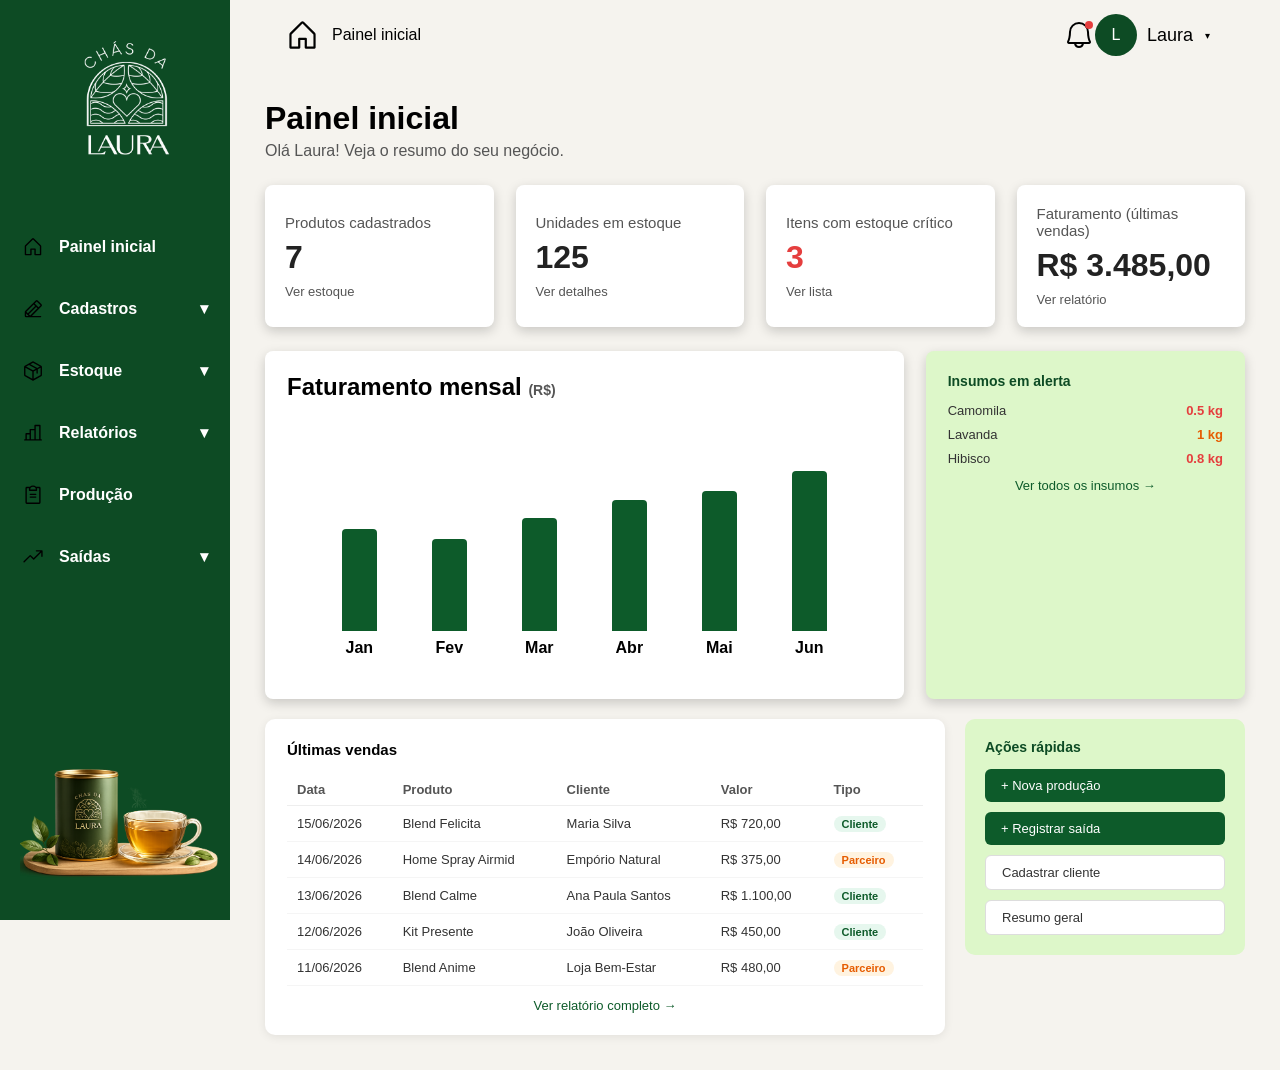
<file: index.html>
<!DOCTYPE html>
<html lang="pt-BR">
<head>
    <meta charset="UTF-8">
    <meta name="viewport" content="width=device-width, initial-scale=1.0">
    <title>Chás da Laura</title>
    <link rel="stylesheet" href="style.css">
</head>
<body>

<header class="topoEstoque">
    <a href="#/" class="paginaPrincipal"></a>
    <span id="breadcrumb" class="LinkEstoque">Painel inicial</span>
    <div class="notificacao" id="btnNotificacao" style="cursor:pointer;position:relative;">
        <i class="sino"></i>
        <span id="badgeNoti" style="position:absolute;top:2px;right:2px;width:8px;height:8px;background:#e53e3e;border-radius:50%;display:block;"></span>
        <div id="dropdownNoti" style="display:none;position:absolute;top:calc(100% + 10px);right:-10px;background:white;border:1px solid #e0e0e0;border-radius:10px;box-shadow:0 8px 24px rgba(0,0,0,0.12);width:300px;z-index:9999;">
            <div style="padding:14px 16px;border-bottom:1px solid #f0f0f0;display:flex;justify-content:space-between;align-items:center;">
                <strong style="font-size:14px;">Notificações</strong>
                <span id="limparNoti" style="font-size:12px;color:#0D5B2A;cursor:pointer;">Marcar todas como lidas</span>
            </div>
            <div id="listaNoti" style="max-height:300px;overflow-y:auto;"></div>
            <div style="padding:12px 16px;border-top:1px solid #f0f0f0;text-align:center;">
                <a href="#/estoque/produtos" style="font-size:12px;color:#0D5B2A;text-decoration:none;" onclick="document.getElementById('dropdownNoti').style.display='none'">Ver estoque completo →</a>
            </div>
        </div>
    </div>
    <div class="PerfilUsuario" id="perfilUsuario" style="cursor:pointer;position:relative;">
        <div class="avatar"><span>L</span></div>
        <span class="nomeUsuario">Laura</span>
        <span style="font-size:10px;margin-left:2px;">&#9662;</span>
        <div id="dropdownPerfil" style="display:none;position:absolute;top:calc(100% + 8px);right:0;background:white;border:1px solid #e0e0e0;border-radius:10px;box-shadow:0 8px 24px rgba(0,0,0,0.12);min-width:200px;z-index:9999;overflow:hidden;">
            <div style="padding:14px 16px;border-bottom:1px solid #f0f0f0;display:flex;align-items:center;gap:10px;">
                <div style="width:38px;height:38px;border-radius:50%;background:#0D4B24;color:white;display:flex;align-items:center;justify-content:center;font-weight:700;font-size:15px;">L</div>
                <div>
                    <div style="font-weight:700;font-size:13px;color:#111;">Laura</div>
                    <div style="font-size:11px;color:#888;">Administradora</div>
                </div>
            </div>
            <div style="padding:6px 0;">
                <a href="#/" style="display:flex;align-items:center;gap:10px;padding:10px 16px;font-size:13px;color:#333;text-decoration:none;" onmouseenter="this.style.background='#f5f5f5'" onmouseleave="this.style.background=''"
                   onclick="document.getElementById('dropdownPerfil').style.display='none'">
                    &#127968; Painel inicial
                </a>
                <button onclick="DB.reset();document.getElementById('dropdownPerfil').style.display='none';"
                    style="width:100%;display:flex;align-items:center;gap:10px;padding:10px 16px;font-size:13px;color:#333;background:none;border:none;cursor:pointer;text-align:left;"
                    onmouseenter="this.style.background='#f5f5f5'" onmouseleave="this.style.background=''">
                    &#128257; Restaurar dados iniciais
                </button>
                <div style="border-top:1px solid #f0f0f0;margin:4px 0;"></div>
                <a href="login.html" style="display:flex;align-items:center;gap:10px;padding:10px 16px;font-size:13px;color:#e53e3e;text-decoration:none;"
                   onmouseenter="this.style.background='#fff5f5'" onmouseleave="this.style.background=''">
                    &#128682; Sair
                </a>
            </div>
        </div>
    </div>
</header>

<aside class="menuLateral">
    <div class="logoMenuLateral">
        <img src="Imagens/Logo.png" alt="Logo Chás da Laura">
    </div>
    <nav class="menu">
        <ul>
            <li>
                <a href="#/" class="itemMenu">
                    <img src="Imagens/casa.svg" class="iconeMenu" alt="">
                    <span class="tituloMenu">Painel inicial</span>
                </a>
            </li>
            <li>
                <details data-group="cadastros">
                    <summary class="itemMenu">
                        <img src="Imagens/lapiz.svg" class="iconeMenu" alt="">
                        <span class="tituloMenu">Cadastros</span>
                        <span class="iconeSeta">&#9662;</span>
                    </summary>
                    <ul class="subMenu">
                        <li><a href="#/cadastros/clientes">Clientes</a></li>
                        <li><a href="#/cadastros/fornecedores">Fornecedores</a></li>
                        <li><a href="#/cadastros/insumos">Insumos</a></li>
                        <li><a href="#/cadastros/produtos">Produtos</a></li>
                        <li><a href="#/cadastros/receitas">Receitas</a></li>
                        <li><a href="#/cadastros/parceiros">Parceiros</a></li>
                    </ul>
                </details>
            </li>
            <li>
                <details data-group="estoque">
                    <summary class="itemMenu">
                        <img src="Imagens/caixa.svg" class="iconeMenu" alt="">
                        <span class="tituloMenu">Estoque</span>
                        <span class="iconeSeta">&#9662;</span>
                    </summary>
                    <ul class="subMenu">
                        <li><a href="#/estoque/produtos">Produtos</a></li>
                        <li><a href="#/estoque/insumos">Insumos</a></li>
                    </ul>
                </details>
            </li>
            <li>
                <details data-group="relatorios">
                    <summary class="itemMenu">
                        <img src="Imagens/grafico.svg" class="iconeMenu" alt="">
                        <span class="tituloMenu">Relatórios</span>
                        <span class="iconeSeta">&#9662;</span>
                    </summary>
                    <ul class="subMenu">
                        <li><a href="#/relatorios/hub">Início</a></li>
                        <li><a href="#/relatorios/vendas">Vendas</a></li>
                        <li><a href="#/relatorios/financas">Finanças</a></li>
                        <li><a href="#/relatorios/margem">Margem de Lucro</a></li>
                        <li><a href="#/relatorios/clientes">Clientes</a></li>
                        <li><a href="#/relatorios/estoque">Estoque</a></li>
                        <li><a href="#/relatorios/receitas">Receitas</a></li>
                        <li><a href="#/relatorios/producao">Produção</a></li>
                        <li><a href="#/relatorios/resumo">Resumo Geral</a></li>
                        <li><a href="#/relatorios/fornecedores">Fornecedores</a></li>
                    </ul>
                </details>
            </li>
            <li>
                <a href="#/producao" class="itemMenu">
                    <img src="Imagens/prancheta.svg" class="iconeMenu" alt="">
                    <span class="tituloMenu">Produção</span>
                </a>
            </li>
            <li>
                <details data-group="saidas">
                    <summary class="itemMenu">
                        <img src="Imagens/setaCima.svg" class="iconeMenu" alt="">
                        <span class="tituloMenu">Saídas</span>
                        <span class="iconeSeta">&#9662;</span>
                    </summary>
                    <ul class="subMenu">
                        <li><a href="#/saidas/clientes">Clientes</a></li>
                        <li><a href="#/saidas/parceiros">Parceiros</a></li>
                    </ul>
                </details>
            </li>
        </ul>
    </nav>
    <img src="Imagens/ChaImagemMenu.png" class="imagemCha" alt="Chá da Laura">
</aside>

<main id="app" class="conteudoPrincipal">
    <div style="display:flex;align-items:center;justify-content:center;height:60vh;color:#aaa;">
        <p>Carregando...</p>
    </div>
</main>

<div class="fundoModal" id="modalGlobal" style="display:none; justify-content:center; align-items:center;">
    <div id="modalConteudo" class="modalExcluir"></div>
</div>

<script src="app.js"></script>
<script src="pages/dashboard.js"></script>
<script src="pages/cadastros.js"></script>
<script src="pages/estoque.js"></script>
<script src="pages/relatorios.js"></script>
<script src="pages/producao.js"></script>
<script src="pages/saidas.js"></script>
<script src="script.js"></script>
<script>
    /* ---- dropdown perfil ---- */
    document.getElementById('perfilUsuario').addEventListener('click', function(e) {
        e.stopPropagation();
        document.getElementById('dropdownNoti').style.display = 'none';
        const d = document.getElementById('dropdownPerfil');
        d.style.display = d.style.display === 'none' ? 'block' : 'none';
    });

    /* ---- dropdown notificações ---- */
    function gerarNotificacoes() {
        const alertas = [];
        DB.produtos.forEach(p => {
            if (p.status === 'zerado')  alertas.push({ icon:'🔴', texto: `<strong>${p.nome}</strong> está sem estoque`, sub: 'Produto · Zerado' });
            else if (p.status === 'baixo') alertas.push({ icon:'🟠', texto: `<strong>${p.nome}</strong> com estoque baixo`, sub: `Produto · ${p.estoque} ${p.unidade}` });
        });
        DB.insumos.forEach(i => {
            if (i.status === 'crítico') alertas.push({ icon:'🔴', texto: `<strong>${i.nome}</strong> em nível crítico`, sub: `Insumo · ${i.estoque} ${i.unidade}` });
            else if (i.status === 'baixo') alertas.push({ icon:'🟠', texto: `<strong>${i.nome}</strong> com estoque baixo`, sub: `Insumo · ${i.estoque} ${i.unidade}` });
        });
        return alertas;
    }

    function renderNoti() {
        const lista = document.getElementById('listaNoti');
        const badge = document.getElementById('badgeNoti');
        const alertas = gerarNotificacoes();
        badge.style.display = alertas.length ? 'block' : 'none';
        if (!alertas.length) {
            lista.innerHTML = '<div style="padding:24px 16px;text-align:center;color:#aaa;font-size:13px;">Sem notificações pendentes ✓</div>';
            return;
        }
        lista.innerHTML = alertas.map(a => `
            <div style="padding:12px 16px;border-bottom:1px solid #f9f9f9;display:flex;gap:10px;align-items:flex-start;">
                <span style="font-size:16px;margin-top:1px;">${a.icon}</span>
                <div>
                    <div style="font-size:13px;color:#222;">${a.texto}</div>
                    <div style="font-size:11px;color:#aaa;margin-top:2px;">${a.sub}</div>
                </div>
            </div>`).join('');
    }

    document.getElementById('btnNotificacao').addEventListener('click', function(e) {
        e.stopPropagation();
        document.getElementById('dropdownPerfil').style.display = 'none';
        const d = document.getElementById('dropdownNoti');
        const abrir = d.style.display === 'none';
        d.style.display = abrir ? 'block' : 'none';
        if (abrir) renderNoti();
    });

    document.getElementById('limparNoti').addEventListener('click', function(e) {
        e.stopPropagation();
        document.getElementById('listaNoti').innerHTML = '<div style="padding:24px 16px;text-align:center;color:#aaa;font-size:13px;">Sem notificações pendentes ✓</div>';
        document.getElementById('badgeNoti').style.display = 'none';
    });

    document.addEventListener('click', function() {
        document.getElementById('dropdownPerfil').style.display = 'none';
        document.getElementById('dropdownNoti').style.display = 'none';
    });
</script>
</body>
</html>
</file>
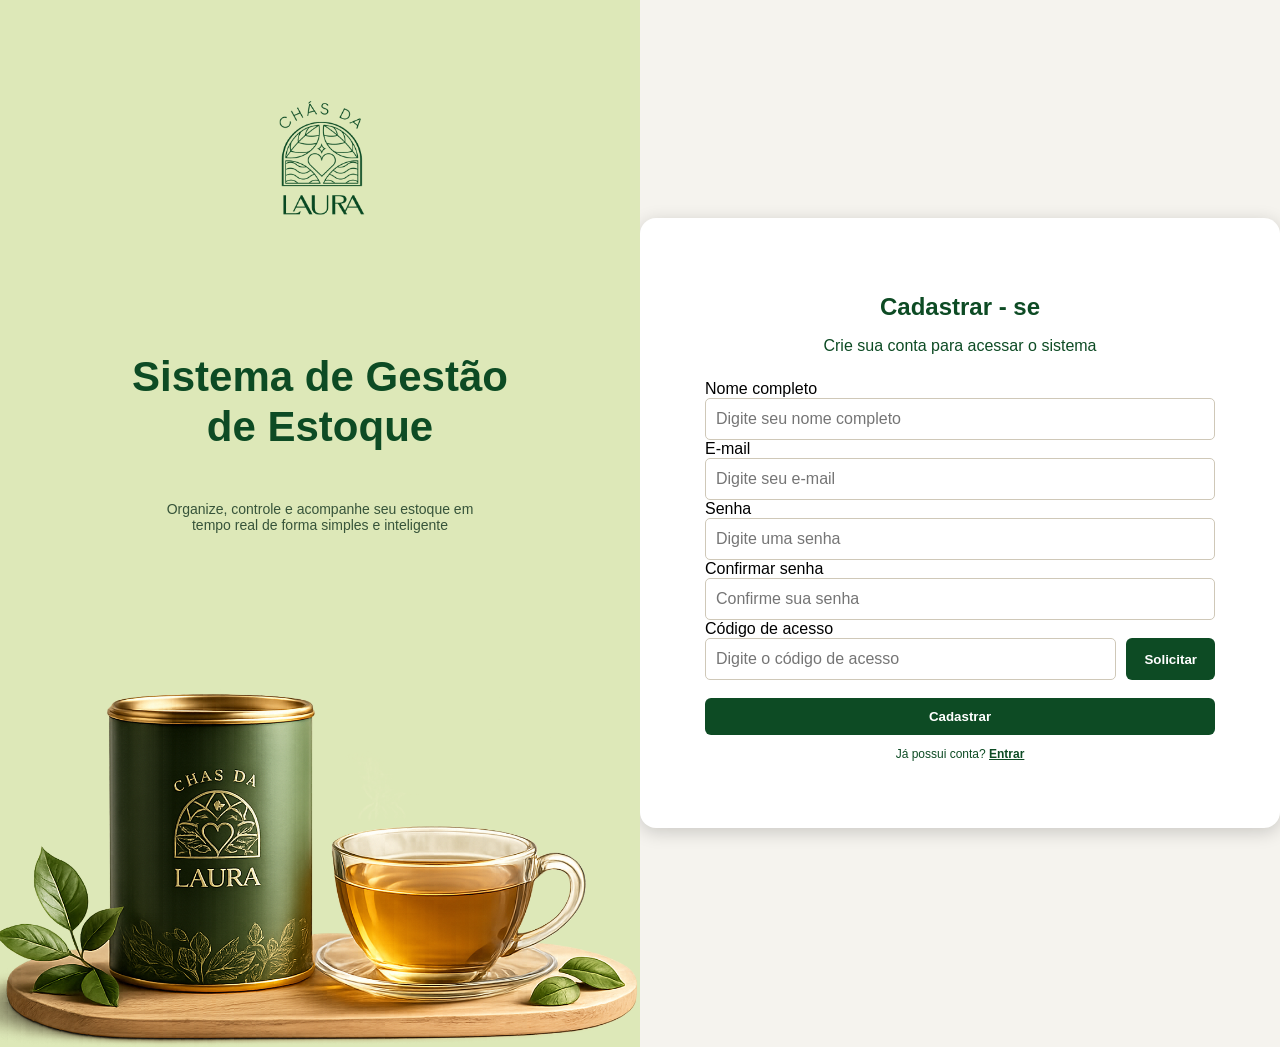
<file: cadastro.html>
<!DOCTYPE html>
<html lang="pt-BR">
<head>
    <meta charset="UTF-8">
    <meta name="viewport" content="width=device-width, initial-scale=1.0">
<link rel="stylesheet" href="style.css">
<title>Cadastrar-se</title>
</head>

<body class="paginaCadastro">

    <section class="ladoCadastroImagem">
        <img src="Imagens/Logo.png" class="logoCadastro" alt="Logo Chás da Laura">

        <h1>Sistema de Gestão<br>de Estoque</h1>

        <p>
            Organize, controle e acompanhe seu estoque em<br>
            tempo real de forma simples e inteligente
        </p>

        <img src="Imagens/ChaImagemMenu.png" class="imagemCadastroCha" alt="Chá da Laura">
    </section>

    <section class="ladoCadastroFormulario">

        <div class="cardCadastro">

            <h2>Cadastrar - se</h2>

            <p>Crie sua conta para acessar o sistema</p>

            <form>

                <label>Nome completo</label>
                <input type="text" placeholder="Digite seu nome completo">

                <label>E-mail</label>
                <input type="email" placeholder="Digite seu e-mail">

                <label>Senha</label>
                <input type="password" placeholder="Digite uma senha">

                <label>Confirmar senha</label>
                <input type="password" placeholder="Confirme sua senha">

                <label>Código de acesso</label>

                <div class="linhaCodigo">
                    <input type="text" placeholder="Digite o código de acesso">
                    <button type="button" class="botaoSolicitar">Solicitar</button>
                </div>

                <button type="submit" class="botaoCadastrar">Cadastrar</button>

                <p class="textoEntrar">
                    Já possui conta?
                    <a href="index.html">Entrar</a>
                </p>

            </form>

        </div>

    </section>

    <div class="fundoModalCadastro">

        <div class="modalCodigo">

            <button class="fecharModal">×</button>

            <h2>Solicitar código de acesso</h2>

            <p>
                Preencha seus dados para solicitar seu código de acesso.<br>
                O administrador vai analisar sua solicitação.
            </p>

            <label>Nome completo</label>
            <input type="text" placeholder="Digite seu nome completo">

            <label>E-mail</label>
            <input type="email" placeholder="Digite seu e-mail">

            <label>Observação</label>
            <textarea placeholder="Digite sua mensagem(opcional)"></textarea>

            <div class="infoCodigo">
                <strong>ⓘ Como funciona?</strong>
                <p>
                    Após enviar sua solicitação, o administrador do sistema irá avaliar e enviar seu código pelo email informado.
                </p>
            </div>

            <button class="botaoCadastrar">Enviar solicitação</button>

        </div>

    </div>

    <script src="script.js"></script>

</body>
</html>
</file>
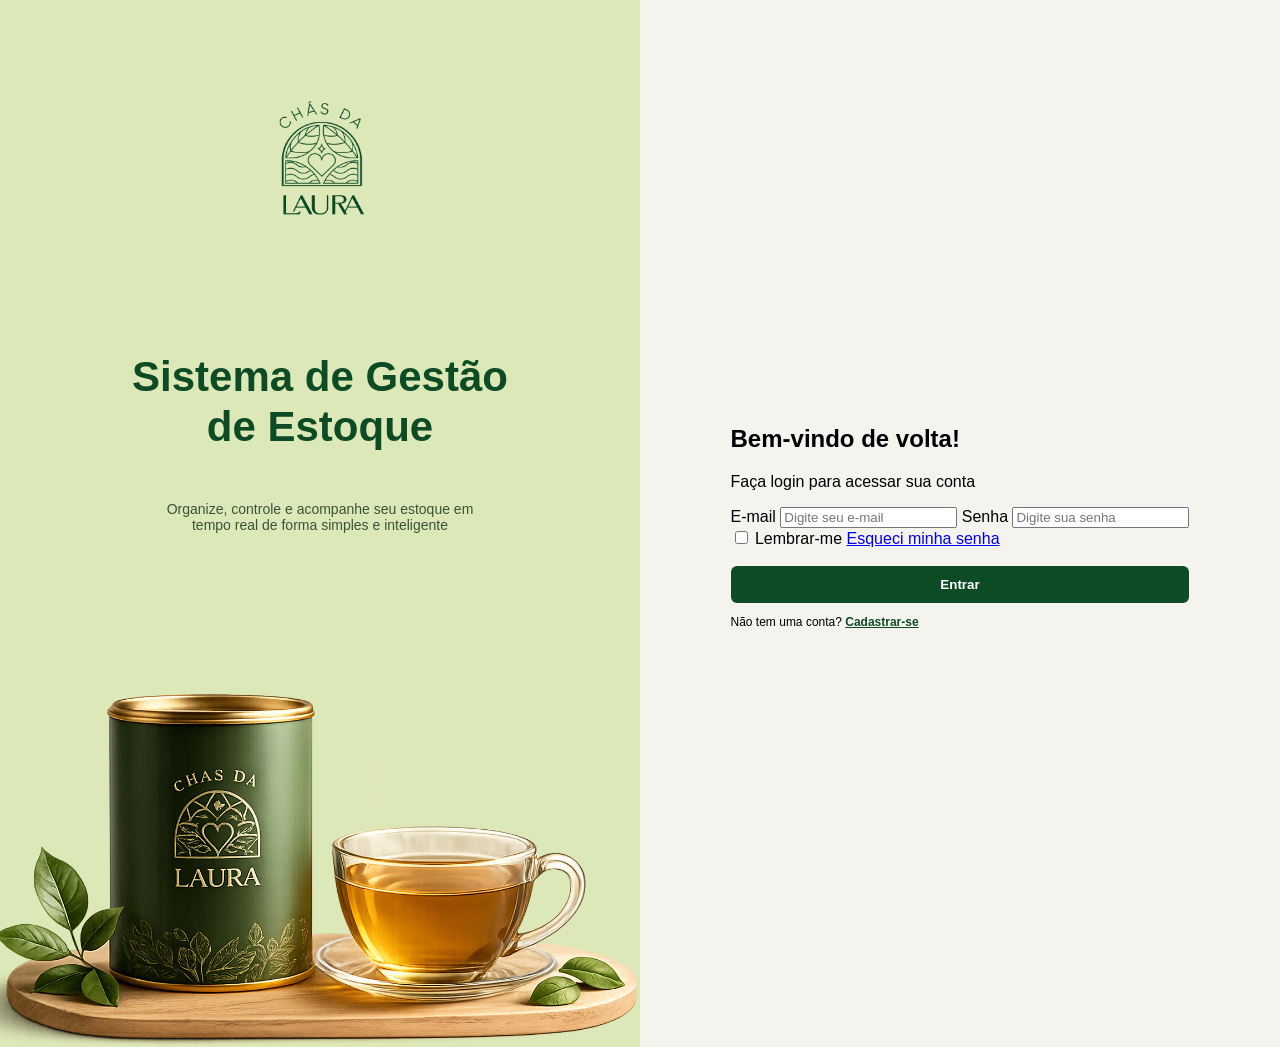
<file: login.html>
<!DOCTYPE html>
<html lang="pt-BR">
<head>
    <meta charset="UTF-8">
    <meta name="viewport" content="width=device-width, initial-scale=1.0">
<link rel="stylesheet" href="style.css">
<title>Login</title>
</head>

<body class="paginaCadastro">

    <section class="ladoCadastroImagem">
        <img src="Imagens/Logo.png" class="logoCadastro" alt="Logo Chás da Laura">

        <h1>Sistema de Gestão<br>de Estoque</h1>

        <p>
            Organize, controle e acompanhe seu estoque em<br>
            tempo real de forma simples e inteligente
        </p>

        <img src="Imagens/ChaImagemMenu.png" class="imagemCadastroCha" alt="Chá da Laura">
    </section>

    <section class="ladoCadastroFormulario">

        <div class="cardLogin">

            <h2>Bem-vindo de volta!</h2>
            <p>Faça login para acessar sua conta</p>

            <form>
                <label>E-mail</label>
                <input type="email" placeholder="Digite seu e-mail">

                <label>Senha</label>
                <input type="password" placeholder="Digite sua senha">

                <div class="linhaLogin">
                    <label class="lembrar">
                        <input type="checkbox"> Lembrar-me
                    </label>

                    <a href="redefinirsenha.html">Esqueci minha senha</a>
                </div>

                <button class="botaoCadastrar">Entrar</button>

                <p class="textoEntrar">
                    Não tem uma conta?
                    <a href="cadastro.html">Cadastrar-se</a>
                </p>
            </form>

        </div>

    </section>

</body>
</html>
</file>
<file: style.css>
body{
    background-color: #F5F3EE;
    margin: 0;
    padding: 0;
    min-height: 100vh;
    font-family: Arial, sans-serif;
}

.menuLateral{
    position: fixed;
    top: 0;
    left: 0;
    width: 230px;
    height: 100vh;
    overflow-y: auto;
    overflow-x: hidden;
    scrollbar-width: none;
    background-color: #0D4B24;
    color: white;
    padding-top: 20px;
}

.logoMenuLateral{
    width: 250px;
    margin: 0 auto 25px auto;
}

.logoMenuLateral img{
    width: 100%;
}

.menu ul{
    list-style: none;
    padding: 0;
    margin: 0;
}

.itemMenu{
   display: flex;
    align-items: center;
    gap: 15px;
    padding: 20px 22px;
    color: white;
    text-decoration: none;
    font-weight: 700;
    font-size: 16px;
}

.subMenu{
    margin-left: 45px;
    padding: 0;
}

.subMenu a{
    display: block;
    color: white;
    text-decoration: none;
    margin: 8px 0;
}

.imagemCha{
    position: absolute;
    bottom: 42px;
    left: 20px;
    width: 200px;
}

.topoEstoque{
    margin-left: 230px;
    width: calc(100% - 230px);
    height: 70px;
    display: flex;
    align-items: center;
    background-color: #F5F3EE;
}

.paginaPrincipal{
    display: block;
    width: 35px;
    height: 35px;
    margin-left: 20px;
    background-image: url(Imagens/casa.svg);
    background-repeat: no-repeat;
    background-size: contain;
    background-position: center;
}

.LinkEstoque,
.linkEstoqueProdutos{
    text-decoration: none;
    color: black;
    margin-left: 12px;
    font-size: 16px;
}

.notificacao{
    margin-left: auto;
    background-color: transparent;
}

.sino{
    display: block;
    width: 32px;
    height: 32px;
    background-image: url(Imagens/sino.svg);
    background-repeat: no-repeat;
    background-size: contain;
}

.PerfilUsuario{
    display: flex;
    align-items: center;
    gap: 10px;
    margin-right: 35px;
}

.avatar{
    background-color: #0D4B24;
    color: white;
    width: 42px;
    height: 42px;
    border-radius: 50%;
    display: flex;
    justify-content: center;
    align-items: center;
}

.nomeUsuario{
    font-size: 18px;
}

main{
    margin-left: 280px;
    padding: 35px 45px;
}

.tituloPagina{
    margin-top: 10px;
    margin-bottom: 5px;
}

.subtituloPagina{
    margin-top: 0;
    font-weight: normal;
    color: #555;
}

.conteinerTabela{
    background-color: white;
    padding: 25px;
    margin-top: 20px;
    border-radius: 10px;
    box-shadow: 0px 2px 10px rgba(0,0,0,0.1);
    width: 100%;
    box-sizing: border-box;
}

.topoTabela{
    display: flex;
    gap: 12px;
    align-items: center;
    flex-wrap: wrap;
}

.topoTabela input{
    padding: 10px;
    width: 250px;
}

button,
.botaoTabela{
    background-color: #0D5B2A;
    color: white;
    border: none;
    padding: 10px 15px;
    border-radius: 6px;
    cursor: pointer;
}

table{
    width: 100%;
    border-collapse: collapse;
    background-color: white;
}

th, td{
    padding: 14px;
    text-align: left;
    border-bottom: 1px solid #ddd;
}

th{
    background-color: #F5F3EE;
}

.graficoBarras{
    height: 220px;
    display: flex;
    align-items: flex-end;
    justify-content: center;
    gap: 35px;
    padding: 20px;
}

.barraItem{
    display: flex;
    flex-direction: column;
    align-items: center;
    gap: 8px;
    font-weight: bold;
}

.barra{
    width: 35px;
    background-color: #b8b8b8;
    border-radius: 4px 4px 0 0;
}
.cardsReceitas{
    display: grid;
    grid-template-columns: repeat(4, 1fr);
    gap: 22px;
    margin-top: 25px;
}

.cardReceita{
    background-color: white;
    border-radius: 8px;
    padding: 18px;
    display: flex;
    gap: 12px;
    box-shadow: 0 3px 10px rgba(0,0,0,0.15);
}

.bolinhaReceita{
    width: 36px;
    height: 36px;
    background-color: #B9F7A8;
    color: #0D5B2A;
    border-radius: 50%;
    display: flex;
    align-items: center;
    justify-content: center;
    font-weight: bold;
}

.cardReceita h3{
    margin: 0 0 8px 0;
}

.cardReceita p{
    margin: 4px 0;
    font-size: 13px;
}

.acoesReceita{
    margin-left: auto;
    display: flex;
    flex-direction: column;
    gap: 12px;
}

.acoesReceita a,
.acoesReceita button{
    background: none;
    border: none;
    color: #0D5B2A;
    font-size: 16px;
}
.topoPaginaReceita{
    display: flex;
    justify-content: space-between;
    align-items: center;
}

.areaEditarReceita{
    display: flex;
    gap: 25px;
    align-items: flex-start;
}

.formularioEditar{
    flex: 1;
}

.formularioEditar label{
    display: block;
    font-weight: bold;
    margin-bottom: 6px;
}

.campoGrande{
    width: 100%;
}

.linhaFormulario{
    display: flex;
    gap: 20px;
}

.linhaFormulario div{
    flex: 1;
}

.botoesFormulario{
    display: flex;
    justify-content: flex-end;
    gap: 10px;
}

.botaoCancelar{
    background-color: #e8e8e8;
    color: black;
}

.botaoSalvar{
    background-color: #0D5B2A;
    color: white;
}

.ladoDireitoReceita{
    width: 280px;
    display: flex;
    flex-direction: column;
    gap: 20px;
}

.cardResumoReceita{
    background-color: white;
    border-radius: 10px;
    padding: 20px;
    box-shadow: 0px 2px 10px rgba(0,0,0,0.1);
}

.cardResumoReceita p{
    margin-bottom: 4px;
    color: #555;
}

.cardResumoReceita strong{
    display: block;
    margin-bottom: 10px;
}

.cardResumoVerde{
    background-color: #DDF7C9;
    border-radius: 10px;
    padding: 20px;
}

.cardResumoVerde p{
    display: flex;
    justify-content: space-between;
}

.botaoExcluir{
    width: 100%;
    margin-top: 15px;
    background-color: white;
    border: 1px solid red;
    color: red;
}
.topoCardsReceitas{
    display: flex;
    justify-content: space-between;
    align-items: center;
    margin: 20px 0;
}

.topoCardsReceitas input{
    width: 280px;
    padding: 10px;
    margin-right: 10px;
}

.cardsReceitas{
    display: grid;
    grid-template-columns: repeat(4, 260px);
    gap: 22px;
}

.cardReceita{
    background-color: white;
    border-radius: 8px;
    padding: 18px;
    display: flex;
    gap: 12px;
    box-shadow: 0 3px 10px rgba(0,0,0,0.15);
    min-height: 125px;
}

.bolinhaReceita{
    width: 38px;
    height: 38px;
    background-color: #B9F7A8;
    color: #0D5B2A;
    border-radius: 50%;
    display: flex;
    align-items: center;
    justify-content: center;
    font-weight: bold;
    flex-shrink: 0;
}

.infoReceita h3{
    margin: 0 0 8px 0;
}

.infoReceita p{
    margin: 3px 0;
    font-size: 13px;
}

.acoesReceita{
    margin-left: auto;
    display: flex;
    flex-direction: column;
    justify-content: space-between;
}

.acoesReceita a,
.acoesReceita button{
    background: none;
    border: none;
    color: #0D5B2A;
    font-size: 16px;
    padding: 0;
}
.fundoModal{
    position: fixed;
    top: 0;
    left: 0;
    width: 100%;
    height: 100vh;
    background-color: rgba(0,0,0,0.55);
    display: none;
    justify-content: center;
    align-items: center;
}

.modalExcluir{
    width: 360px;
    background-color: white;
    border-radius: 10px;
    padding: 25px;
    text-align: center;
    box-shadow: 0 4px 15px rgba(0,0,0,0.3);
}

.iconeModal{
    width: 70px;
    height: 70px;
    background-color: #ffd6d6;
    color: red;
    border-radius: 50%;
    display: flex;
    justify-content: center;
    align-items: center;
    margin: 0 auto 15px auto;
    font-size: 30px;
}

.cardModalReceita{
    display: flex;
    gap: 12px;
    text-align: left;
    border: 1px solid #ddd;
    border-radius: 8px;
    padding: 12px;
    margin: 15px 0;
}

.alertaModal{
    background-color: #ffecec;
    border: 1px solid #ff6b6b;
    color: red;
    padding: 10px;
    border-radius: 6px;
    font-size: 12px;
    margin-bottom: 15px;
}

.botoesModal{
    display: flex;
    justify-content: flex-end;
    gap: 10px;
}

.botaoConfirmarExcluir{
    background-color: red;
    color: white;
}
.paginaCadastro{
    display: flex;
    min-height: 100vh;
    background-color: #F5F3EE;
}

.ladoCadastroImagem{
    width: 45%;
    background-color: #DDE8B8;
    display: flex;
    flex-direction: column;
    align-items: center;
    justify-content: center;
    color: #0D4B24;
    text-align: center;
    position: relative;
    overflow: hidden;
}

.logoCadastro{
    width: 250px;
    margin-bottom: 70px;
    margin-top: 80px;

    filter: brightness(0)
            saturate(100%)
            invert(18%)
            sepia(61%)
            saturate(788%)
            hue-rotate(96deg)
            brightness(95%)
            contrast(96%);
}

.ladoCadastroImagem h1{
    font-size: 42px;
    line-height: 1.2;
}

.ladoCadastroImagem p{
    color: #37543A;
    font-size: 14px;
}

.imagemCadastroCha{
    width: 650px;
    margin-top: 130px;
}

.ladoCadastroFormulario{
    width: 55%;
    display: flex;
    align-items: center;
    justify-content: center;
}

.cardCadastro{
    width: 600px;
    min-height: auto;
    background-color: white;
    padding: 55px 65px;
    border-radius: 16px;
    box-shadow: 0 4px 18px rgba(0,0,0,0.18);

}
.cardCadastro form{
    margin-top: 25px;
}

.cardCadastro label{
    margin-top: 14px;
}

.cardCadastro input{
    height: 42px;
}

.ladoCadastroFormulario{
    width: 50%;
}

.ladoCadastroImagem{
    width: 50%;
}
.cardCadastro h2{
    text-align: center;
    color: #0D4B24;
    margin-bottom: 10px;
}

.cardCadastro p{
    text-align: center;
    color: #0D4B24;
}

.cardCadastro input,
.modalCodigo input,
.modalCodigo textarea{
    width: 100%;
    padding: 16px;
    font-size: 16px;
}

.cardCadastro input,
.modalCodigo input,
.modalCodigo textarea{
    width: 100%;
    padding: 10px;
    border: 1px solid #CFC8B8;
    border-radius: 5px;
    box-sizing: border-box;
}

.linhaCodigo{
    display: flex;
    gap: 10px;
}

.linhaCodigo input{
    flex: 1;
}

.botaoSolicitar,
.botaoCadastrar{
    background-color: #0D4B24;
    color: white;
    border: none;
    border-radius: 6px;
    padding: 11px 18px;
    font-weight: bold;
    cursor: pointer;
}

.botaoCadastrar{
    width: 100%;
    margin-top: 18px;
}

.textoEntrar{
    font-size: 12px;
}

.textoEntrar a{
    color: #0D4B24;
    font-weight: bold;
}

.fundoModalCadastro{
    position: fixed;
    inset: 0;
    background-color: rgba(0,0,0,0.55);
    display: none;
    justify-content: center;
    align-items: center;
}

.modalCodigo{
    width: 380px;
    background-color: white;
    padding: 30px;
    border-radius: 10px;
    position: relative;
    box-shadow: 0 4px 18px rgba(0,0,0,0.25);
}

.modalCodigo h2{
    color: #0D4B24;
    text-align: center;
}

.modalCodigo p{
    font-size: 12px;
    text-align: center;
    color: #0D4B24;
}

.fecharModal{
    position: absolute;
    right: 18px;
    top: 12px;
    background: none;
    border: none;
    font-size: 28px;
    color: black;
    cursor: pointer;
}

.modalCodigo textarea{
    height: 80px;
    resize: none;
}

.infoCodigo{
    background-color: #C9FFA8;
    padding: 12px;
    border-radius: 6px;
    margin-top: 12px;
    color: #0D4B24;
}

/* ============================================================
   ESTILOS ADICIONAIS — Formulários internos, Parceiros, Produtos
   ============================================================ */

/* ── Inputs e selects nas páginas internas ───────────────────*/
main input[type="text"],
main input[type="email"],
main input[type="number"],
main input[type="password"],
main input[type="date"],
main select,
main textarea {
    width: 100%;
    padding: 10px 12px;
    border: 1px solid #ddd;
    border-radius: 6px;
    font-size: 14px;
    box-sizing: border-box;
    background-color: white;
    color: #333;
    font-family: Arial, sans-serif;
    outline: none;
    transition: border-color 0.2s;
}

main input[type="text"]:focus,
main input[type="email"]:focus,
main input[type="number"]:focus,
main select:focus,
main textarea:focus {
    border-color: #0D5B2A;
    box-shadow: 0 0 0 3px rgba(13, 91, 42, 0.08);
}

main input::placeholder,
main textarea::placeholder {
    color: #bbb;
    font-size: 13px;
}

main textarea {
    resize: none;
}

main label {
    display: block;
    font-weight: 600;
    font-size: 13px;
    margin-bottom: 5px;
    color: #333;
}

/* ── Linha de dois campos lado a lado ────────────────────────*/
.linhaForm2 {
    display: grid;
    grid-template-columns: 1fr 1fr;
    gap: 16px;
    margin-bottom: 16px;
}

.linhaForm2 > div {
    display: flex;
    flex-direction: column;
}

/* ── Botões: variações ───────────────────────────────────────*/
.btnVoltar {
    background-color: white;
    color: #333;
    border: 1px solid #ddd;
    padding: 9px 16px;
    border-radius: 6px;
    cursor: pointer;
    font-size: 13px;
    text-decoration: none;
    display: inline-flex;
    align-items: center;
    gap: 5px;
}

.btnVerde {
    background-color: #0D5B2A;
    color: white;
    border: none;
    padding: 9px 16px;
    border-radius: 6px;
    cursor: pointer;
    font-size: 13px;
    display: inline-flex;
    align-items: center;
    gap: 6px;
    text-decoration: none;
}

.btnVermelho {
    background-color: white;
    color: #e53e3e;
    border: 1px solid #e53e3e;
    padding: 9px 16px;
    border-radius: 6px;
    cursor: pointer;
    font-size: 13px;
    width: 100%;
    margin-top: 14px;
}

/* ── Topo de página com título + botão ───────────────────────*/
.topoPagina {
    display: flex;
    justify-content: space-between;
    align-items: flex-start;
    max-width: 1200px;
    margin-bottom: 20px;
}

.topoPagina .grupoBotoes {
    display: flex;
    gap: 10px;
    align-items: center;
}

/* ── Layout dois painéis (form + card lateral) ───────────────*/
.areaDoisPaineis {
    display: flex;
    gap: 22px;
    align-items: flex-start;
    max-width: 1200px;
}

.painelPrincipal {
    flex: 1;
}

.painelLateral {
    width: 270px;
    flex-shrink: 0;
    display: flex;
    flex-direction: column;
    gap: 18px;
}

/* ── Card info lateral (editar parceiro / editar produto) ────*/
.cardInfoLateral {
    background-color: white;
    border-radius: 10px;
    padding: 20px;
    box-shadow: 0 2px 10px rgba(0,0,0,0.1);
}

.cardInfoLateral .topoCard {
    display: flex;
    align-items: center;
    gap: 12px;
    margin-bottom: 16px;
}

.cardInfoLateral h3 {
    margin: 0 0 3px 0;
    font-size: 15px;
}

.badgeAtivo {
    background-color: #e6f7ee;
    color: #0D5B2A;
    font-size: 11px;
    padding: 2px 8px;
    border-radius: 20px;
    font-weight: 600;
}

.itemInfoCard {
    display: flex;
    align-items: flex-start;
    gap: 10px;
    padding: 9px 0;
    border-bottom: 1px solid #f3f3f3;
    font-size: 13px;
    color: #444;
}

.itemInfoCard:last-of-type {
    border-bottom: none;
}

/* ── Card resumo verde ───────────────────────────────────────*/
.cardResumoVerde2 {
    background-color: #DDF7C9;
    border-radius: 10px;
    padding: 20px;
}

.cardResumoVerde2 h3 {
    margin: 0 0 14px 0;
    font-size: 14px;
    color: #0D4B24;
}

.linhaResumo {
    display: flex;
    justify-content: space-between;
    font-size: 13px;
    margin-bottom: 9px;
    color: #333;
}

.linhaResumo strong {
    color: #0D4B24;
}

/* ── Avatar circular ─────────────────────────────────────────*/
.avatarCircular {
    width: 42px;
    height: 42px;
    background-color: #0D4B24;
    color: white;
    border-radius: 50%;
    display: flex;
    align-items: center;
    justify-content: center;
    font-weight: bold;
    font-size: 13px;
    flex-shrink: 0;
}

/* ── Tabela de parceiros / clientes ──────────────────────────*/
.tabelaGeral {
    width: 100%;
    border-collapse: collapse;
    margin-top: 16px;
}

.tabelaGeral th {
    background-color: #F5F3EE;
    padding: 11px 14px;
    text-align: left;
    font-size: 13px;
    color: #555;
    font-weight: 600;
    border-bottom: 1px solid #e8e8e8;
}

.tabelaGeral td {
    padding: 11px 14px;
    font-size: 13px;
    border-bottom: 1px solid #f5f5f5;
    color: #333;
}

.tabelaGeral tr:hover td {
    background-color: #fafafa;
}

.btnAcaoEditar {
    background: none;
    border: none;
    cursor: pointer;
    font-size: 15px;
    color: #555;
    padding: 4px;
}

.btnAcaoExcluir {
    background: none;
    border: none;
    cursor: pointer;
    font-size: 15px;
    color: #e53e3e;
    padding: 4px;
}

/* ── Barra de busca + botão ──────────────────────────────────*/
.barraBusca {
    display: flex;
    justify-content: space-between;
    align-items: center;
    margin-bottom: 16px;
    gap: 12px;
}

.barraBusca input {
    width: 280px !important;
}

/* ── Toggle lista/cards ──────────────────────────────────────*/
.grupoToggle {
    display: flex;
    gap: 8px;
    align-items: center;
}

.btnToggle {
    background-color: white;
    color: #555;
    border: 1px solid #ddd;
    padding: 8px 14px;
    border-radius: 6px;
    cursor: pointer;
    font-size: 13px;
}

.btnToggle.ativo {
    background-color: #0D5B2A;
    color: white;
    border-color: #0D5B2A;
}

/* ── Grid de cards de parceiros ──────────────────────────────*/
.gridCards {
    display: grid;
    grid-template-columns: repeat(4, 1fr);
    gap: 16px;
    margin-top: 16px;
}

.cardItem {
    background-color: white;
    border-radius: 10px;
    padding: 16px;
    box-shadow: 0 2px 8px rgba(0,0,0,0.1);
}

.cardItemTopo {
    display: flex;
    align-items: center;
    gap: 10px;
    margin-bottom: 12px;
}

.cardItemTopo h3 {
    margin: 0;
    font-size: 14px;
}

.cardItemInfo {
    display: flex;
    flex-direction: column;
    gap: 5px;
    font-size: 12px;
    color: #555;
    margin-bottom: 12px;
}

.cardItemAcoes {
    display: flex;
    gap: 8px;
    padding-top: 10px;
    border-top: 1px solid #f0f0f0;
}

/* ── Modal excluir (versão parceiros) ────────────────────────*/
.modalExcluirParceiro {
    width: 400px;
    background-color: white;
    border-radius: 12px;
    padding: 28px;
    text-align: center;
    box-shadow: 0 8px 30px rgba(0,0,0,0.2);
}

.iconeModalLixeira {
    width: 68px;
    height: 68px;
    background-color: #ffe0e0;
    border-radius: 50%;
    display: flex;
    align-items: center;
    justify-content: center;
    margin: 0 auto 16px;
    font-size: 26px;
}

.cardModalParceiro {
    display: flex;
    gap: 12px;
    align-items: flex-start;
    text-align: left;
    border: 1px solid #e8e8e8;
    border-radius: 8px;
    padding: 14px;
    margin: 14px 0;
}

.cardModalParceiro h3 {
    margin: 0 0 5px 0;
    font-size: 14px;
}

.cardModalParceiro p {
    margin: 2px 0;
    font-size: 12px;
    color: #555;
}

.alertaModalVermelho {
    background-color: #fff3f3;
    border: 1px solid #ffb3b3;
    color: #c0392b;
    border-radius: 6px;
    padding: 10px 14px;
    font-size: 12px;
    text-align: left;
    margin-bottom: 16px;
}

/* ── Seção inferior (atividades + resumo) ────────────────────*/
.secaoInferior {
    display: flex;
    gap: 20px;
    max-width: 1200px;
    margin-top: 20px;
    align-items: flex-start;
}

.cardAtividades {
    flex: 1;
    background-color: white;
    border-radius: 10px;
    padding: 22px;
    box-shadow: 0 2px 10px rgba(0,0,0,0.08);
}

.cardAtividades h3 {
    margin: 0 0 16px 0;
    font-size: 15px;
}

.tabelaAtividades {
    width: 100%;
    border-collapse: collapse;
    font-size: 13px;
}

.tabelaAtividades th {
    text-align: left;
    padding: 8px 10px;
    font-weight: 600;
    color: #555;
    border-bottom: 1px solid #eee;
    background: none;
}

.tabelaAtividades td {
    padding: 10px;
    border-bottom: 1px solid #f5f5f5;
}

.tagCriacao {
    background-color: #e6f7ee;
    color: #0D5B2A;
    font-size: 11px;
    padding: 2px 8px;
    border-radius: 20px;
    font-weight: 600;
}

.tagAtualizacao {
    background-color: #fff3e0;
    color: #e65c00;
    font-size: 11px;
    padding: 2px 8px;
    border-radius: 20px;
    font-weight: 600;
}

.linkVerTudo {
    display: block;
    text-align: center;
    margin-top: 12px;
    font-size: 13px;
    color: #0D5B2A;
    text-decoration: none;
}

.cardResumoPainel {
    width: 240px;
    flex-shrink: 0;
    background-color: #DDF7C9;
    border-radius: 10px;
    padding: 20px;
}

.cardResumoPainel h3 {
    margin: 0 0 14px 0;
    font-size: 14px;
    color: #0D4B24;
}
.formularioParceiros label{
    display: block;
    font-weight: bold;
    margin-bottom: 6px;
}

.formularioParceiros input,
.formularioParceiros textarea{
    border: 1px solid #CFC8B8;
    border-radius: 5px;
    padding: 10px;
    margin-bottom: 16px;
    box-sizing: border-box;
}

.subtituloTabela{
    margin: 0;
    color: #777;
    font-size: 13px;
}
.formularioParceiros label{
    display: block;
    font-weight: bold;
    margin-bottom: 6px;
}

.formularioParceiros input,
.formularioParceiros textarea,
.formularioParceiros select{
    border: 1px solid #CFC8B8;
    border-radius: 5px;
    padding: 10px;
    margin-bottom: 16px;
    box-sizing: border-box;
}

/* ===== ICONOS MENU ===== */

.iconeMenu{
    width: 22px;
    height: 22px;
    object-fit: contain;
    flex-shrink: 0;
}

.iconeSeta{
    margin-left: auto;
}

/* ===== PAINEL DE INÍCIO ===== */

.topoEstoque{
    position: fixed;
    top: 0;
    left: 230px;
    right: 0;
    height: 70px;
    margin-left: 0;
    padding: 0 35px;
    box-sizing: border-box;
    z-index: 10;
}

.conteudoPrincipal{
    margin-left: 230px;
    padding: 90px 35px 35px;
    width: calc(100vw - 230px);
    box-sizing: border-box;
}

.cardsResumo{
    display: grid;
    grid-template-columns: repeat(4, 1fr);
    gap: 22px;
    margin-top: 25px;
}

.cardResumo,
.cardDashboard{
    background-color: white;
    border-radius: 8px;
    padding: 22px;
    box-shadow: 0 4px 12px rgba(0,0,0,0.18);
    box-sizing: border-box;
}

.cardResumo{
    background-color: white;
    border-radius: 8px;
    padding: 20px;
    box-shadow: 0 4px 12px rgba(0,0,0,0.18);

    display: grid;
    grid-template-columns: 1fr auto;
    grid-template-rows: auto auto;
    row-gap: 12px;
}

.cardSubtitulo{
    grid-column: 1;
    grid-row: 1;
    font-size: 16px;
}

.cardNumero{
    grid-column: 2;
    grid-row: 1;
    font-size: 28px;
    font-weight: 700;
}

.cardResumo a{
    grid-column: 1;
    grid-row: 2;
    font-size: 14px;
}

.linhaDashboard{
    display: grid;
    grid-template-columns: 2fr 1fr;
    gap: 22px;
    margin-top: 22px;
}

.tituloTabela{
    font-size: 24px;
    margin-top: 0;
}

.tituloTabela span{
    font-size: 16px;
}

.statusCards{
    display: flex;
    justify-content: space-between;
    gap: 12px;
    margin-top: 20px;
}

.statusCard{
    width: 150px;
    height: 100px;
    border: 1px solid #ddd;
    border-radius: 6px;
    padding: 14px;
    box-sizing: border-box;
}

.statusCard span{
    display: block;
    font-size: 14px;
}

.statusCard strong{
    font-size: 26px;
}

.movimentacaoItem{
    display: flex;
    justify-content: space-between;
    margin: 18px 30px;
    font-size: 16px;
}

.produtosVendidos,
.produtosParados{
    min-height: 300px;
}

.graficoBarras{
    height: 220px;
    padding: 20px 40px;
    justify-content: center;
    gap: 55px;
}

.produtosParados table th{
    background-color: white;
}

.produtosParados table th,
.produtosParados table td{
    font-size: 15px;
}

.linkRelatorio{
    color: #333;
    font-size: 14px;
}
/* FORZAR CARDS SUPERIORES */

.cardResumo{
    background-color: white;
    border-radius: 8px;
    padding: 20px;
    box-shadow: 0 4px 12px rgba(0,0,0,0.18);

    display: flex;
    flex-direction: column;
    justify-content: center;

    min-height: 120px;
    gap: 8px;
}

.cardSubtitulo{
    font-size: 15px;
    color: #555;
}

.cardNumero{
    font-size: 32px;
    font-weight: 700;
    color: #222;
}

.cardResumo a{
    font-size: 13px;
    color: #555;
    text-decoration: none;
}
/* ============================================================
   LISTA / CARDS TOGGLE
   ============================================================ */
.btnToggleView {
    display: flex;
    align-items: center;
    gap: 5px;
    padding: 7px 14px;
    border: 1px solid #ddd;
    border-radius: 6px;
    background: white;
    font-size: 12px;
    font-weight: 600;
    cursor: pointer;
    color: #555;
    text-decoration: none;
}
.btnToggleView.ativo {
    background: #0D5B2A;
    color: white;
    border-color: #0D5B2A;
}

/* ============================================================
   CARDS DE CLIENTE / PARCEIRO
   ============================================================ */
.gridCards {
    display: grid;
    grid-template-columns: repeat(auto-fill, minmax(230px, 1fr));
    gap: 16px;
    margin-top: 16px;
}
.cardEntidade {
    background: white;
    border-radius: 10px;
    padding: 18px;
    box-shadow: 0 2px 8px rgba(0,0,0,0.08);
    display: flex;
    flex-direction: column;
    gap: 6px;
    position: relative;
}
.cardEntidade .avatarTopo {
    width: 40px;
    height: 40px;
    border-radius: 50%;
    background: #0D4B24;
    color: white;
    display: flex;
    align-items: center;
    justify-content: center;
    font-size: 13px;
    font-weight: 700;
    margin-bottom: 4px;
}
.cardEntidade .nomeCard {
    font-size: 14px;
    font-weight: 700;
    color: #111;
    margin: 0;
}
.cardEntidade .infoCard {
    font-size: 12px;
    color: #666;
    display: flex;
    align-items: center;
    gap: 5px;
}
.cardEntidade .acoesCard {
    display: flex;
    gap: 6px;
    margin-top: 8px;
    padding-top: 10px;
    border-top: 1px solid #f0f0f0;
}
.cardEntidade .acoesCard button {
    flex: 1;
    padding: 6px;
    font-size: 13px;
    border-radius: 6px;
    border: 1px solid #ddd;
    background: white;
    cursor: pointer;
}
.cardEntidade .acoesCard button:last-child {
    color: #e53e3e;
    border-color: #fecaca;
}

/* ============================================================
   MODAL EDITAR (dois painéis)
   ============================================================ */
.modalDoisPaineis {
    display: flex;
    gap: 20px;
    width: 100%;
    min-width: 700px;
    max-width: 820px;
    text-align: left;
}
.modalPainelForm {
    flex: 1;
}
.modalPainelInfo {
    width: 230px;
    flex-shrink: 0;
}
.cardInfoEntidade {
    background: #f9f9f9;
    border: 1px solid #e8e8e8;
    border-radius: 10px;
    padding: 18px;
    display: flex;
    flex-direction: column;
    gap: 8px;
}
.cardInfoEntidade .avatarGrande {
    width: 52px;
    height: 52px;
    border-radius: 50%;
    background: #0D4B24;
    color: white;
    display: flex;
    align-items: center;
    justify-content: center;
    font-size: 18px;
    font-weight: 700;
    margin-bottom: 6px;
}
.cardInfoEntidade .nomeEntidade {
    font-size: 15px;
    font-weight: 700;
    color: #111;
}
.cardInfoEntidade .infoLinha {
    font-size: 12px;
    color: #555;
    display: flex;
    align-items: flex-start;
    gap: 5px;
}
.resumoCard {
    background: #e8f7e0;
    border-radius: 10px;
    padding: 16px;
    margin-top: 12px;
}
.resumoCard h4 {
    margin: 0 0 12px 0;
    font-size: 13px;
    font-weight: 700;
    color: #0D4B24;
}
.resumoCard .linhaResumo {
    font-size: 12px;
}
.btnExcluirVermelho {
    width: 100%;
    padding: 9px;
    border: 1px solid #e53e3e;
    background: white;
    color: #e53e3e;
    border-radius: 6px;
    cursor: pointer;
    font-size: 13px;
    font-weight: 600;
    margin-top: 12px;
}
.btnExcluirVermelho:hover { background: #fff5f5; }

/* modal mais largo */
#modalConteudo.modalLargo {
    max-width: 860px;
    width: 90vw;
}
.modalExcluirDetalhe {
    display: flex;
    gap: 20px;
    align-items: flex-start;
    text-align: left;
    margin: 12px 0;
}
.modalExcluirDetalhe .cardMiniEntidade {
    background: #f5f5f5;
    border-radius: 8px;
    padding: 14px;
    min-width: 180px;
    display: flex;
    flex-direction: column;
    gap: 6px;
}

.menuLateral::-webkit-scrollbar { display: none; }

/* ============================================================
   RELATÓRIOS — Estilos específicos (baseados no Figma)
   ============================================================ */

/* -- Tabela com cabeçalho verde (padrão Figma) -- */
.tabelaRelatorio {
    width: 100%;
    border-collapse: collapse;
    margin-top: 8px;
    font-size: 12px;
}
.tabelaRelatorio thead th {
    background-color: #0D5B2A;
    color: white;
    padding: 10px 12px;
    text-align: left;
    font-size: 12px;
    font-weight: 600;
    white-space: nowrap;
}
.tabelaRelatorio td {
    padding: 9px 12px;
    border-bottom: 1px solid #f0f0f0;
    color: #333;
    font-size: 12px;
}
.tabelaRelatorio tr:hover td { background-color: #f9f9f9; }
.tabelaRelatorio tfoot td {
    background-color: #e8f5e0;
    font-weight: 700;
    color: #0D5B2A;
    padding: 10px 12px;
    font-size: 12px;
}

/* -- Linhas coloridas Entrada/Saída -- */
.tabelaRelatorio .rowEntrada td { background-color: #e8f5e0; }
.tabelaRelatorio .rowSaida td   { background-color: #fff0f0; }

/* -- Badge Entrada / Saída / status -- */
.badgeEntrada { background:#e8f5e0; color:#0D5B2A; font-size:11px; padding:2px 8px; border-radius:20px; font-weight:600; display:inline-block; }
.badgeSaida   { background:#fde8e8; color:#c0392b; font-size:11px; padding:2px 8px; border-radius:20px; font-weight:600; display:inline-block; }
.badgeConcluido { background:#e8f5e0; color:#0D5B2A; font-size:11px; padding:2px 8px; border-radius:20px; font-weight:600; display:inline-block; }
.badgeZerado    { background:#fde8e8; color:#c0392b; font-size:11px; padding:2px 8px; border-radius:20px; font-weight:600; display:inline-block; }
.badgeBaixo     { background:#fff3e0; color:#e65c00; font-size:11px; padding:2px 8px; border-radius:20px; font-weight:600; display:inline-block; }
.badgeNormal    { background:#e8f5e0; color:#0D5B2A; font-size:11px; padding:2px 8px; border-radius:20px; font-weight:600; display:inline-block; }
.badgeCritico   { background:#fde8e8; color:#c0392b; font-size:11px; padding:2px 8px; border-radius:20px; font-weight:600; display:inline-block; }

/* -- Botões exportar (Figma) -- */
.btnExportExcel {
    display: inline-flex; align-items: center; gap: 6px;
    padding: 7px 14px; border: 1px solid #0D5B2A;
    background: white; color: #0D5B2A; border-radius: 6px;
    font-size: 12px; font-weight: 600; cursor: pointer;
    text-decoration: none;
}
.btnExportExcel:hover { background: #f0fff4; }
.btnDownloadPdf {
    display: inline-flex; align-items: center; gap: 6px;
    padding: 7px 14px; border: 1px solid #e53e3e;
    background: white; color: #e53e3e; border-radius: 6px;
    font-size: 12px; font-weight: 600; cursor: pointer;
    text-decoration: none;
}
.btnDownloadPdf:hover { background: #fff5f5; }

/* -- KPI cards com ícone (Figma) -- */
.kpiGrid {
    display: grid;
    grid-template-columns: repeat(4, 1fr);
    gap: 16px;
    margin: 20px 0;
}
.kpiCard {
    background: white;
    border-radius: 10px;
    padding: 18px 20px;
    box-shadow: 0 2px 8px rgba(0,0,0,0.08);
    display: flex;
    gap: 14px;
    align-items: center;
}
.kpiIcone {
    width: 48px; height: 48px; border-radius: 10px;
    display: flex; align-items: center; justify-content: center;
    font-size: 22px; flex-shrink: 0;
}
.kpiIcone.verde  { background: #e8f5e0; }
.kpiIcone.azul   { background: #e8f0ff; }
.kpiIcone.laranja{ background: #fff3e0; }
.kpiIcone.vermelho { background: #fde8e8; }
.kpiTexto { flex: 1; }
.kpiLabel { font-size: 12px; color: #666; margin: 0 0 4px 0; }
.kpiValor { font-size: 20px; font-weight: 700; color: #111; margin: 0 0 2px 0; }
.kpiSub   { font-size: 11px; color: #888; }
.kpiTrend { font-size: 11px; color: #0D5B2A; margin-top: 2px; }
.kpiTrend.neg { color: #e53e3e; }

/* -- Barra de filtros (Figma) -- */
.filtrosPagina {
    background: white;
    border-radius: 10px;
    padding: 16px 20px;
    box-shadow: 0 2px 8px rgba(0,0,0,0.06);
    display: flex;
    gap: 16px;
    align-items: flex-end;
    flex-wrap: wrap;
    margin-bottom: 16px;
}
.filtroItem { display: flex; flex-direction: column; gap: 4px; }
.filtroItem label { font-size: 12px; font-weight: 600; color: #444; }
.filtroItem select,
.filtroItem input[type="date"] {
    padding: 8px 10px; border: 1px solid #ddd; border-radius: 6px;
    font-size: 13px; min-width: 150px; background: white;
}
.filtrosBotoes { display: flex; gap: 8px; align-items: center; margin-top: 18px; }

/* -- Mini gráficos (Figma - 3 por linha) -- */
.miniChartsGrid {
    display: grid;
    grid-template-columns: repeat(3, 1fr);
    gap: 16px;
    margin: 0 0 20px 0;
}
.miniChartBox {
    background: white;
    border-radius: 10px;
    padding: 16px 18px 14px 18px;
    box-shadow: 0 2px 8px rgba(0,0,0,0.06);
    border: 1px solid #f0f0f0;
    min-height: 180px;
    display: flex;
    flex-direction: column;
}
.miniChartTitulo {
    font-size: 11px; font-weight: 700; color: #555;
    margin: 0; letter-spacing: 0.2px;
    white-space: nowrap; overflow: hidden; text-overflow: ellipsis;
    flex: 1;
}
.miniChartValor {
    font-size: 18px; font-weight: 700; color: #0D5B2A;
    margin: 4px 0 8px 0;
}
.miniChartExport {
    background: #f5f5f5; border: none; cursor: pointer;
    font-size: 13px; color: #888; border-radius: 6px;
    width: 28px; height: 28px; display: flex; align-items: center; justify-content: center;
    flex-shrink: 0;
}

/* -- Barra de ordenar / buscar (dentro das tabelas) -- */
.tabelaTopBar {
    display: flex;
    justify-content: space-between;
    align-items: center;
    margin-bottom: 8px;
    gap: 12px;
}
.buscaComIcone {
    display: flex; align-items: center;
    border: 1px solid #ddd; border-radius: 6px;
    background: white; padding: 0 10px; gap: 6px;
}
.buscaComIcone input {
    border: none; outline: none; padding: 8px 0;
    font-size: 13px; width: 200px; background: transparent;
}
.ordenarSelect {
    display: flex; align-items: center; gap: 6px; font-size: 12px; color: #555;
}
.ordenarSelect select {
    padding: 6px 10px; border: 1px solid #ddd; border-radius: 6px;
    font-size: 12px; color: #333; background: white;
}

/* -- Topo de relatório com título + export -- */
.topoRelatorio {
    display: flex;
    justify-content: space-between;
    align-items: flex-start;
    margin-bottom: 8px;
    flex-wrap: wrap;
    gap: 12px;
}
.topoRelatorio .exportBtns {
    display: flex; gap: 8px; flex-shrink: 0;
}

/* -- SVG Charts -- */
.svgBarChart { width: 100%; display: block; }
.svgLineChart { width: 100%; display: block; }

/* -- Tag categoria colorida (Figma) -- */
.tagCha        { background:#e8f5e0; color:#0D5B2A; font-size:11px; padding:2px 7px; border-radius:4px; font-weight:600; display:inline-block; }
.tagAromatizador { background:#e8f0ff; color:#3a5ba0; font-size:11px; padding:2px 7px; border-radius:4px; font-weight:600; display:inline-block; }
.tagAcessorio  { background:#fff3e0; color:#e65c00; font-size:11px; padding:2px 7px; border-radius:4px; font-weight:600; display:inline-block; }

/* -- Tabela relatório search container -- */
.relConteiner {
    background: white;
    border-radius: 10px;
    padding: 20px;
    box-shadow: 0 2px 10px rgba(0,0,0,0.08);
    margin-top: 0;
}
</file>
